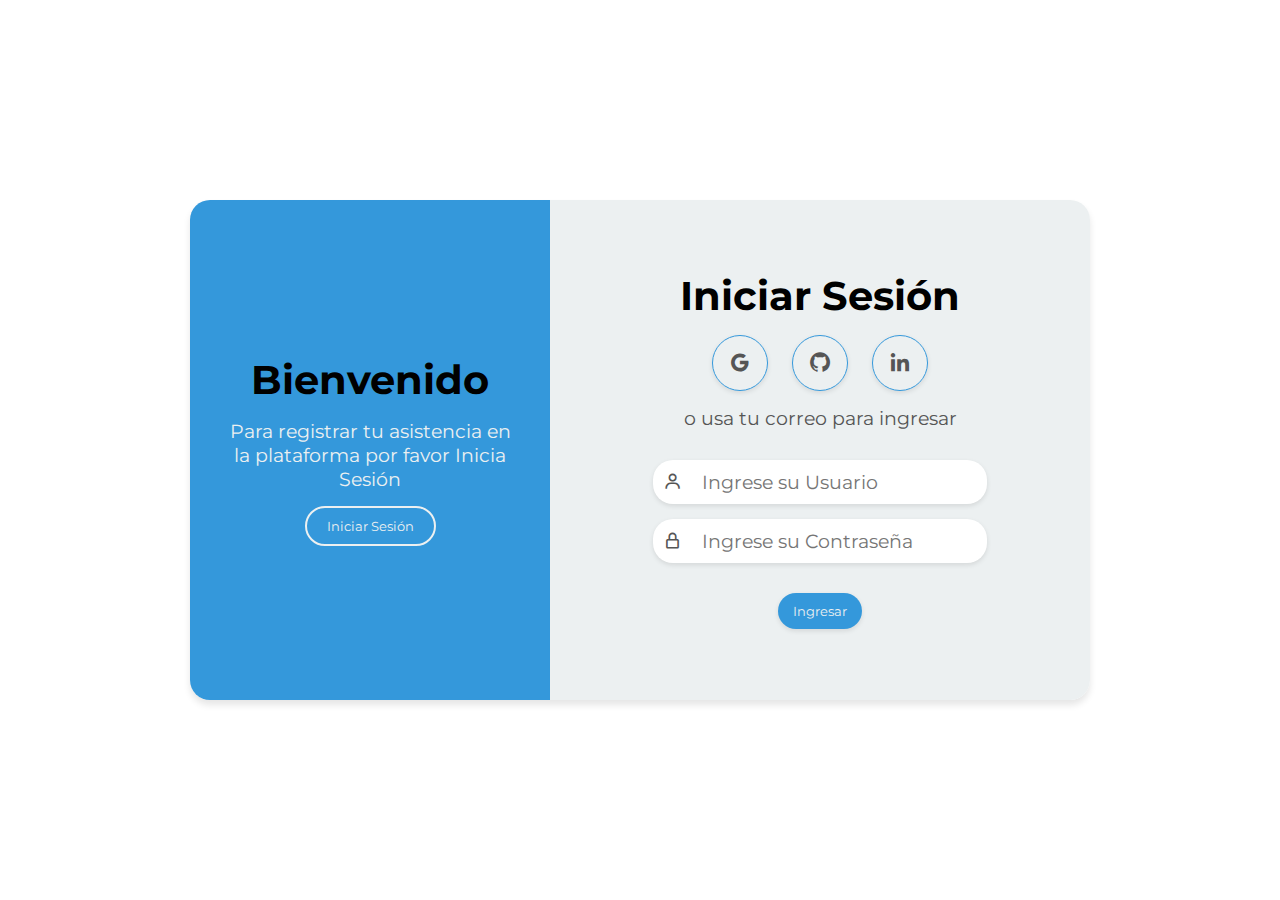
<file: login/index.html>
<!DOCTYPE html>
<html lang="en">
<head>
  <meta charset="UTF-8">
  <meta name="viewport" content="width=device-width, initial-scale=1.0">
  <link rel="preconnect" href="https://fonts.googleapis.com">
<link rel="preconnect" href="https://fonts.gstatic.com" crossorigin>
<link href="https://fonts.googleapis.com/css2?family=Montserrat:wght@300;400;500;600;700&display=swap" rel="stylesheet">
<link href='https://unpkg.com/boxicons@2.1.4/css/boxicons.min.css' rel='stylesheet'>
  <title>Formulario de Inicio de Sesion</title>
  <link rel="stylesheet" href="style.css">
</head>
<body>
    <div class="container-form">
      <div class="information">
        <div class="info-childs">
          <h2>Bienvenido</h2>
          <p>Para registrar tu asistencia en la plataforma por favor Inicia Sesión</p>
          <input type="button" value="Iniciar Sesión">
        </div>
      </div>
      <div class="form-information">
        <div class="form-information-childs">
           <h2>Iniciar Sesión</h2>
           <div class="icons">
            <i class='bx bxl-google'></i>
            <i class='bx bxl-github' ></i>
            <i class='bx bxl-linkedin' ></i>
           </div>
           <p>o usa tu correo para ingresar</p>
           <form action="" class="form">
            <label >
              <i class='bx bx-user' ></i>
              <input type="text" name="" id="" placeholder="Ingrese su Usuario">
            </label>
            <label >
              <i class='bx bx-lock-alt' ></i>
              <input type="password" name="" id="" placeholder="Ingrese su Contraseña">
            </label>
            <input type="submit" value="Ingresar">
           </form>
        </div>
      </div>
    </div>
  
</body>
</html>
</file>
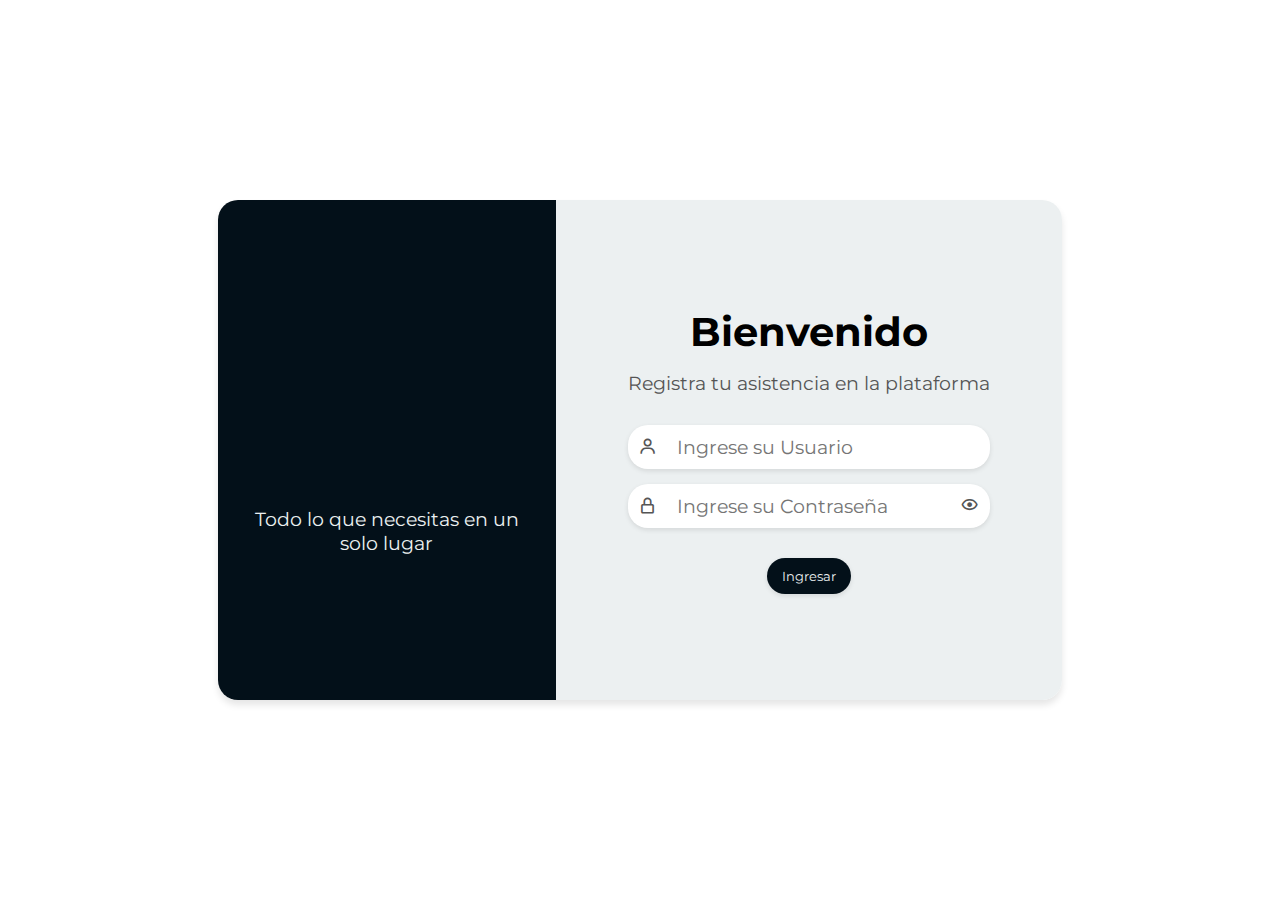
<file: new_login/index.html>
<!DOCTYPE html>
<html lang="es">
<head>
  <meta charset="UTF-8">
  <meta name="viewport" content="width=device-width, initial-scale=1.0">
  <link rel="preconnect" href="https://fonts.googleapis.com">
  <meta name="description" content="Sistema de Asistencia Beta - GAAAAAAAAAAA">
<link rel="preconnect" href="https://fonts.gstatic.com" crossorigin>
<link href="https://fonts.googleapis.com/css2?family=Montserrat:wght@300;400;500;600;700&display=swap" rel="stylesheet">
<link href='https://unpkg.com/boxicons@2.1.4/css/boxicons.min.css' rel='stylesheet'>
  <title>Asistencia Devioz</title>
  <script src="https://www.google.com/recaptcha/api.js" async defer></script>
  <link rel="icon" href="https://devioz.com/images/Logo_icon.webp">
  <script src="script.js" defer></script>
  <link rel="stylesheet" href="style.css">
</head>
<body>
    <div class="container-form">
      <div class="information">
        <div class="info-childs">
          <!-- <h2>Bienvenido</h2> -->
          <div class="logo">
            <i class="img-logo"></i>
          </div>
          <p>Todo lo que necesitas en un solo lugar</p>
          <input type="button" value="Iniciar Sesión">
        </div>
      </div>
      <div class="form-information">
        <label class="form-information-childs">
           <h2>Bienvenido</h2>
           <!-- <div class="icons">
            <i class='bx bxl-google'></i>
            <i class='bx bxl-github' ></i>
            <i class='bx bxl-linkedin' ></i>
           </div> -->
           <p>Registra tu asistencia en la plataforma</p>
           <form action="" class="form">
            <label >
              <i class='bx bx-user' ></i>
              <input type="text" name="" id="usuario" placeholder="Ingrese su Usuario">
            </label>
            <label >
              <i class='bx bx-lock-alt' ></i>
              <input type="password" name="" id="clave" placeholder="Ingrese su Contraseña">
                <button type="button" id="togglePassword">
                  <i class='bx bx-show' id="togglePassword"></i>
                </button>
            </label>
            <!-- Recaptcha v2 - Google -->
            <div class="g-recaptcha" id="centrar" data-sitekey="6Lc8b0gpAAAAACbmtC66PuqGDMi6lybqQfKlT46k "></div>
            <input type="submit" value="Ingresar">
           </form>
        </div>
      </div>
    </div>
  
</body>
</html>
</file>
<file: login/style.css>
* {
  padding: 0;
  margin: 0;
  box-sizing: border-box;
  font-family: 'Montserrat', sans-serif;
}

body {
  display: flex;
  align-items: center;
  justify-content: center;
  height: 100vh;
  background-image: url("https://park155.com/wp-content/uploads/2019/12/oficinas-modernas.jpg");
  background-size: cover;
}

.container-form {
  display: flex;
  border-radius: 20px;
  box-shadow: 0 5px 7px rgba(0, 0, 0, .1);
  height: 500px;
  max-width: 900px;
  transition: all 1s ease;
  margin: 10px;
  /* border: solid thin red; */
}

.information {
  width: 40%;
  display: flex;
  align-items: center;
  text-align: center;
  background-color: #3498db;
  border-top-left-radius: 20px;
  border-bottom-left-radius: 20px;
}

.info-childs {
  width: 100%;
  padding: 0 30px;
}

.info-childs h2 {
  font-size: 2.5rem;
}

.info-childs p {
  font-size: 1.2rem;
  margin: 15px 0;
  color: #ecf0f1;
}

.info-childs input {
  background-color: transparent;
  outline: none;
  border: solid 2px #ecf0f1;
  border-radius: 20px;
  padding: 10px 20px;
  color: #ecf0f1;
  cursor: pointer;
  transition: background-color .3s ease;
  /* width: 100%; */
  /* margin-bottom: 15px; */
}

.info-childs input:hover {
  background-color: #ecf0f1;
  border: none;
  color: #3498db;
  box-shadow: 0 2px 5px rgba(0, 0, 0, .1);
}

.form-information {
  display: flex;
  align-items: center;
  justify-content: center;
  width: 60%;
  text-align: center;
  /* border: solid thin red; */
  background-color: #ecf0f1;
  border-top-right-radius: 20px;
  border-bottom-right-radius: 20px;
  /* flex-direction: column;
  padding: 0 50px; */
}

.form-information-childs {
  padding: 0 30px;
  /* border: solid thin red; */
}

.form-information-childs h2 {
  font-size: 2.5rem;
  /* margin-bottom: 15px; */
}

.form-information-childs p {
  font-size: 1.2rem;
  margin: 15px 0;
  color: #555555;
}

.icons {
  margin: 15px 0;
}

.icons i {
  border-radius: 50%;
  padding: 15px;
  cursor: pointer;
  font-size: 1.5rem;
  margin: 0 10px;
  color: #555555;
  border: solid thin #3498db;
  transition: background-color .3s ease;
  box-shadow: 0 2px 5px rgba(0, 0, 0, .1);
}

.icons i:hover {
  background-color: #3498db;
  color: #ecf0f1;
}

.form {
  margin: 30px 0 0 0;
}

.form label {
  display: flex;
  align-items: center;
  margin-bottom: 15px;
  border-radius: 20px;
  padding: 0 10px;
  background-color: #fff;
  box-shadow: 0 2px 5px rgba(0, 0, 0, .1);
  /* border: solid thin red; */
  /* font-size: 1.2rem;
  color: #555555; */
}

.form label input {
  width: 100%;
  padding: 10px;
  background-color: #fff;
  outline: none;
  border: none;
  border-radius: 20px;
  margin-left: 10px;
  font-size: 1.2rem;
  color: #555555;
}

.form label i {
  font-size: 1.2rem;
  color: #555555;
}

.form input[type="submit"] {
  background-color: #3498db;
  color: #ecf0f1;
  border-radius: 20px;
  border: none;
  padding: 10px 15px;
  /* width: 100%; */
  cursor: pointer;
  /* outline: none; */
  margin-top: 15px;
  box-shadow: 0 2px 5px rgba(0, 0, 0, .1);
  /* font-size: 1.2rem;
  transition: background-color .3s ease; */
}

.form input[type="submit"]:hover {
  background-color: #ecf0f1;
  color: #3498db;
  border: solid thin #3498db;
  /* box-shadow: 0 2px 5px rgba(0, 0, 0, .1); */
}

/* RESPONSIVE FORM */
</file>
<file: new_login/style.css>
* {
  padding: 0;
  margin: 0;
  box-sizing: border-box;
  font-family: 'Montserrat', sans-serif;
}

body {
  display: flex;
  align-items: center;
  justify-content: center;
  height: 100vh;
  background-image: url("https://park155.com/wp-content/uploads/2019/12/oficinas-modernas.jpg");
  background-size: cover;
}

.container-form {
  display: flex;
  border-radius: 20px;
  box-shadow: 0 5px 7px rgba(0, 0, 0, .1);
  height: 500px;
  max-width: 900px;
  transition: all 1s ease;
  margin: 10px;
  /* border: solid thin red; */
}

.information {
  width: 40%;
  display: flex;
  align-items: center;
  text-align: center;
  background-color: #031019;
  border-top-left-radius: 20px;
  border-bottom-left-radius: 20px;
}

.info-childs {
  width: 100%;
  padding: 0 30px;
}

.info-childs h2 {
  font-size: 2.5rem;
  color: #ecf0f1;
}

.info-childs p {
  font-size: 1.2rem;
  margin: 15px 0;
  color: #ecf0f1;
}

.info-childs input {
  display: none;
  background-color: transparent;
  outline: none;
  border: solid 2px #ecf0f1;
  border-radius: 20px;
  padding: 10px 20px;
  color: #ecf0f1;
  cursor: pointer;
  transition: background-color .3s ease;
  /* width: 100%; */
  /* margin-bottom: 15px; */
}

.info-childs input:hover {
  background-color: #ecf0f1;
  border: none;
  color: #031019;
  box-shadow: 0 2px 5px rgba(0, 0, 0, .1);
}

.img-logo {
  display: grid;
  align-items: center;
  justify-content: center;
  height: 18vh; /* Ajusta este valor según tu preferencia */
  background-image: url("https://deviozpagebackend-production.up.railway.app/images/Logo.webp");
  background-size: contain;
  background-position: center;
  background-repeat: no-repeat;
}


.form-information {
  display: flex;
  align-items: center;
  justify-content: center;
  width: 60%;
  text-align: center;
  /* border: solid thin red; */
  background-color: #ecf0f1;
  border-top-right-radius: 20px;
  border-bottom-right-radius: 20px;
  /* flex-direction: column;
  padding: 0 50px; */
}

.form-information-childs {
  padding: 0 30px;
  /* border: solid thin red; */
}

.form-information-childs h2 {
  font-size: 2.5rem;
  /* margin-bottom: 15px; */
}

.form-information-childs p {
  font-size: 1.2rem;
  margin: 15px 0;
  color: #555555;
}

.icons {
  margin: 15px 0;
}

.icons i {
  border-radius: 50%;
  padding: 15px;
  cursor: pointer;
  font-size: 1.5rem;
  margin: 0 10px;
  color: #555555;
  border: solid thin #031019;
  transition: background-color .3s ease;
  box-shadow: 0 2px 5px rgba(0, 0, 0, .1);
}

.icons i:hover {
  background-color: #031019;
  color: #ecf0f1;
}

.form {
  margin: 30px 0 0 0;
}

.form label {
  display: flex;
  align-items: center;
  margin-bottom: 15px;
  border-radius: 20px;
  padding: 0 10px;
  background-color: #fff;
  box-shadow: 0 2px 5px rgba(0, 0, 0, .1);
  /* border: solid thin red; */
  /* font-size: 1.2rem;
  color: #555555; */
}

.form label input {
  width: 100%;
  padding: 10px;
  background-color: #fff;
  outline: none;
  border: none;
  border-radius: 20px;
  margin-left: 10px;
  font-size: 1.2rem;
  color: #555555;
}

.form label i {
  font-size: 1.2rem;
  color: #555555;
}

.form button{
  cursor: pointer;
  padding: 1px;
  background-color: #fff;
  outline: none;
  border: none;
  border-radius: 20px;
  color: #555555;
}

.form button:hover{
  background-color: #ecf0f1;
  transition: background-color .3s ease;
  cursor: pointer;
  padding: 1px;
  outline: none;
  border: none;
  border-radius: 20px;
  /* border: solid thin #555555; */
}

.form input[type="submit"] {
  background-color: #031019;
  color: #ecf0f1;
  border-radius: 20px;
  border: none;
  padding: 10px 15px;
  /* width: 100%; */
  cursor: pointer;
  /* outline: none; */
  margin-top: 15px;
  box-shadow: 0 2px 5px rgba(0, 0, 0, .1);
  /* font-size: 1.2rem;
  transition: background-color .3s ease; */
}

.form input[type="submit"]:hover {
  background-color: #ecf0f1;
  color: #031019;
  border: solid thin #031019;
  /* box-shadow: 0 2px 5px rgba(0, 0, 0, .1); */
}

#centrar{
  display: flex;
  justify-content: center;
  align-items: center;
}


/* RESPONSIVE FORM */

@media screen and (max-width: 700px) {
  html {
    font-size: 12px;
  }
}

@media screen and (max-width: 580px) {
  html {
    font-size: 10px;
  }

  .container-form{
    flex-direction: column;
    height: auto;
    /* width: 100%; */
  }

  .information {
    width: 100%;
    padding: 20px;
    border-top-left-radius: 20px;
    border-top-right-radius: 20px;
    border-bottom-left-radius: 0px;
    border-bottom-right-radius: 0px;
    /* border-bottom: solid thin #ecf0f1; */
  }
  .form-information {
    width: 100%;
    padding: 20px;
    border-bottom-left-radius: 20px;
    border-top-right-radius: 0px;
  }

}
</file>
